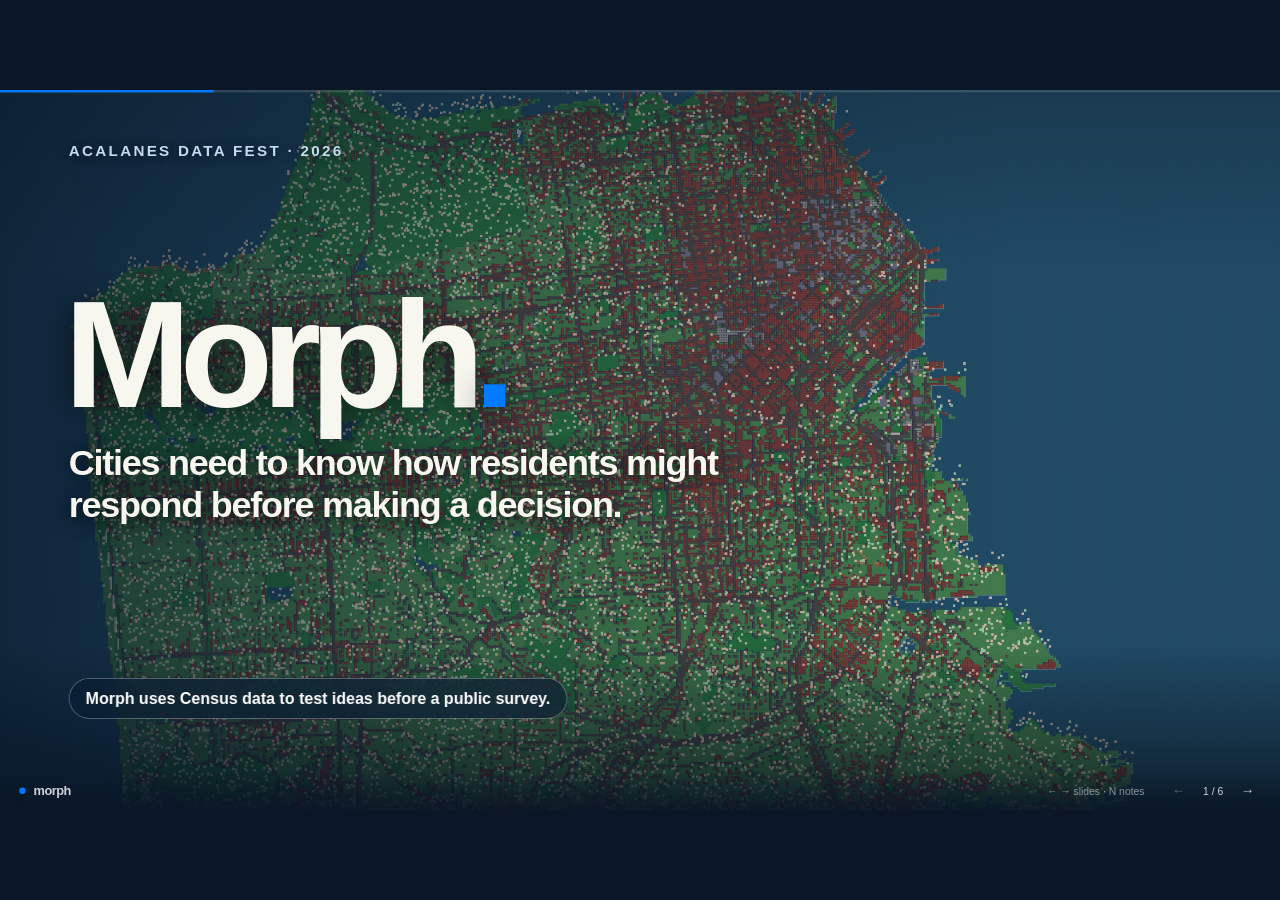
<file: frontend/slides/index.html>
<!doctype html>
<html lang="en">
  <head>
    <meta charset="utf-8">
    <meta name="viewport" content="width=device-width, initial-scale=1">
    <meta name="theme-color" content="#0b1626">
    <meta name="description" content="Morph: test a city decision with 10,000 synthetic residents grounded in Census microdata.">
    <title>Morph — Acalanes Data Fest</title>
    <link rel="stylesheet" href="./slides.css">
  </head>
  <body>
    <main class="viewport" aria-label="Morph presentation">
      <div class="stage" id="stage">
        <div id="world" class="world" aria-hidden="true">
          <div class="map"></div>
          <canvas id="residents" class="residents"></canvas>
        </div>
        <div class="scrim" aria-hidden="true"></div>
        <div id="slide" class="slide" aria-live="polite"></div>
        <div class="progress" aria-hidden="true"><i id="progress-fill"></i></div>
        <nav class="chrome" aria-label="Slide navigation">
          <span class="brand"><i></i>morph</span>
          <span class="spacer"></span>
          <span class="hint">← → slides · N notes</span>
          <button id="prev" type="button" aria-label="Previous slide">←</button>
          <span id="count" class="count">1 / 6</span>
          <button id="next" type="button" aria-label="Next slide">→</button>
        </nav>
      </div>
      <aside id="notes" class="speaker-notes" hidden aria-label="Presenter notes"></aside>
    </main>
    <script src="./slides.js" defer></script>
  </body>
</html>
</file>
<file: frontend/slides/slides.css>
:root{--navy:#0b1626;--water:#215c81;--paper:#eeeee6;--ink:#000;--ink2:#3c3c43;--ink3:#8e8e93;--accent:#007aff;--yes:#34c759;--no:#ff3b30;--glass:#fafcffd9;font-family:-apple-system,BlinkMacSystemFont,"SF Pro Display",Inter,"Segoe UI",sans-serif}
*{box-sizing:border-box}
html,body{margin:0;width:100%;height:100%;overflow:hidden;background:var(--navy)}
button,a{font:inherit}
.viewport{position:fixed;inset:0;overflow:hidden}
.stage{width:1600px;height:900px;position:absolute;left:50%;top:50%;transform-origin:center;overflow:clip;background:var(--water);color:var(--ink)}
.world,.map,.residents,.scrim,.slide{position:absolute;inset:0}
.world{transform-origin:50% 50%;transition:transform 1150ms cubic-bezier(.22,1,.36,1);will-change:transform}
.map{background-image:url("../assets/sf_tiles.png");background-position:center 49%;background-size:1600px auto;image-rendering:pixelated;filter:saturate(.86) brightness(.82)}
.residents{width:1600px;height:900px;image-rendering:pixelated;opacity:.8}
.scrim{pointer-events:none;background:linear-gradient(90deg,#071426a8 0%,#07142638 37%,transparent 78%),linear-gradient(0deg,#06101bb8 0%,transparent 23%,transparent 75%,#06101b44 100%)}
.slide{z-index:3}
.slide-exit{z-index:4;pointer-events:none;animation:slide-out 360ms ease-in forwards}
.slide:not(.slide-exit) .hero h1{animation:hero-in 850ms cubic-bezier(.22,1,.36,1) both}
.slide:not(.slide-exit) .hero>p,.slide:not(.slide-exit) .hero>.demo-link{animation:rise-in 700ms cubic-bezier(.22,1,.36,1) 160ms both}
.slide:not(.slide-exit) .hero>.fine{animation-delay:320ms}
.slide:not(.slide-exit) .card{animation:rise-in 650ms cubic-bezier(.22,1,.36,1) both}
.slide:not(.slide-exit) .bubble,.slide:not(.slide-exit) .board,.slide:not(.slide-exit) .three{animation:rise-in 720ms cubic-bezier(.22,1,.36,1) 180ms both}
.slide:not(.slide-exit) .tile{animation:tile-in 650ms cubic-bezier(.22,1,.36,1) both}
.slide:not(.slide-exit) .tile:nth-child(2){animation-delay:120ms}.slide:not(.slide-exit) .tile:nth-child(3){animation-delay:240ms}
.slide:not(.slide-exit) .step{animation:rise-in 520ms cubic-bezier(.22,1,.36,1) both}
.slide:not(.slide-exit) .step:nth-child(2){animation-delay:110ms}.slide:not(.slide-exit) .step:nth-child(3){animation-delay:220ms}.slide:not(.slide-exit) .step:nth-child(4){animation-delay:330ms}
.slide:not(.slide-exit) .stat{animation:hero-in 750ms cubic-bezier(.22,1,.36,1) 180ms both}
.slide:not(.slide-exit) .bar .yes{transform-origin:left;animation:bar-in 950ms cubic-bezier(.22,1,.36,1) 360ms both}
@keyframes hero-in{from{opacity:0;transform:scale(.84) translateY(24px)}to{opacity:1;transform:scale(1) translateY(0)}}
@keyframes rise-in{from{opacity:0;transform:translateY(32px) scale(.96)}to{opacity:1;transform:translateY(0) scale(1)}}
@keyframes tile-in{from{opacity:0;transform:translateY(44px) scale(.92)}to{opacity:1;transform:translateY(0) scale(1)}}
@keyframes slide-out{to{opacity:0;transform:translateY(-14px) scale(1.015)}}
@keyframes bar-in{from{transform:scaleX(0)}to{transform:scaleX(1)}}
.hero{position:absolute;top:288px;left:96px;width:1220px;color:var(--paper)}
.hero h1{font-size:168px;line-height:.9;letter-spacing:-.055em;margin:0;font-weight:700;text-shadow:0 6px 30px #0008}
.hero p{color:#fff;letter-spacing:-.02em;font-size:30px;line-height:1.28;font-weight:500;max-width:900px;margin:32px 0 0;text-shadow:0 2px 16px #000a}
.hero .fine{font-size:17px;color:#d1d5db;max-width:920px;margin-top:40px;font-weight:400}
.card,.bubble,.board,.tile{background:var(--glass);backdrop-filter:saturate(1.6) blur(14px);-webkit-backdrop-filter:saturate(1.6) blur(14px);border:1px solid #ffffffa6;border-radius:22px;box-shadow:inset 0 1px #fffc,0 18px 50px #050b1652;color:var(--ink)}
.card{position:absolute;top:56px;left:56px;width:520px;padding:30px 32px}
.card.wide{width:600px}.card.side{width:440px;padding:28px 30px}
.eyebrow{font-size:14px;letter-spacing:.09em;text-transform:uppercase;color:var(--accent);font-weight:700;margin:0 0 14px}
.card h2{font-size:46px;line-height:1.05;letter-spacing:-.035em;margin:0;font-weight:700}
.card.side h2{font-size:40px}
.card p{font-size:20px;line-height:1.4;letter-spacing:-.01em;color:var(--ink2);margin:14px 0 0}
.card .fine{font-size:14px;color:var(--ink3);margin-top:18px}
.bubble{position:absolute;right:68px;bottom:136px;width:770px;padding:24px 28px 25px;border-radius:26px 26px 26px 8px}
.bubble small{color:var(--ink3);font-size:13px;letter-spacing:.08em;text-transform:uppercase;font-weight:700}
.bubble p{font-size:29px;line-height:1.28;margin:10px 0 18px;letter-spacing:-.02em}
.pill{display:inline-block;border-radius:14px;background:var(--accent);padding:11px 18px;font-size:16px;font-weight:700;color:#fff}
.board{position:absolute;right:58px;top:56px;width:680px;padding:28px 30px}
.board h3{font-size:25px;letter-spacing:-.025em;margin:0 0 18px}
.board p{font-size:17px;line-height:1.35;color:var(--ink2);margin:0}
.row{display:grid;grid-template-columns:110px 1fr;gap:18px;padding:15px 0;border-top:1px solid #d8d8dc;align-items:start;font-size:18px;line-height:1.3}
.row b{font-size:13px;text-transform:uppercase;letter-spacing:.07em;color:var(--ink3);padding-top:4px}
.row strong{font-weight:650}
.stat{font-size:92px;letter-spacing:-.07em;line-height:1;color:var(--accent);font-weight:700}
.stat.green{color:var(--yes)}
.stat-label{font-size:19px;color:var(--ink2);line-height:1.3;margin-top:8px}
.three{display:flex;gap:16px;position:absolute;right:58px;bottom:122px}
.tile{width:305px;padding:24px 24px 22px;min-height:218px}
.tile .number{font-size:54px;font-weight:700;letter-spacing:-.06em;color:var(--accent)}
.tile h3{font-size:23px;margin:2px 0 8px;letter-spacing:-.03em}
.tile p{font-size:17px;line-height:1.35;color:var(--ink2);margin:0}
.tile small{display:block;margin-top:15px;font-size:13px;color:var(--ink3)}
.stack{display:grid;gap:12px}
.step{display:grid;grid-template-columns:30px 1fr;gap:15px;align-items:start;padding:13px 15px;background:#fff;border-radius:14px;font-size:18px}
.step i{display:grid;place-items:center;width:27px;height:27px;border-radius:50%;background:var(--accent);color:#fff;font-size:15px;font-style:normal;font-weight:700}
.step span{line-height:1.28}.step small{display:block;font-size:14px;color:var(--ink3);margin-top:3px}
.bar{height:34px;border-radius:10px;overflow:hidden;background:var(--no);display:flex;margin:22px 0 14px}
.bar .yes{background:var(--yes);width:68%}
.bar-labels{display:flex;justify-content:space-between;font-size:18px;font-weight:700}
.bar-labels span:first-child{color:#158f38}.bar-labels span:last-child{color:#cf2f27}
.example{border-top:1px solid #d8d8dc;padding-top:14px;margin-top:16px!important;font-size:16px!important;color:var(--ink2)!important}
.callout{position:absolute;bottom:130px;left:640px;color:#fff;max-width:810px;font-size:28px;line-height:1.3;font-weight:600;text-shadow:0 2px 16px #000b}
.link{color:var(--accent);text-decoration:none;font-weight:700}.link:hover{text-decoration:underline}
.demo-link{display:inline-flex;align-items:center;gap:10px;background:var(--accent);color:#fff;border-radius:14px;padding:13px 20px;font-size:18px;font-weight:700;text-decoration:none;margin-top:15px}
.demo-link:hover{background:#0063d1}
.progress{position:absolute;left:0;right:0;top:0;z-index:6;height:3px;background:#ffffff22}.progress i{display:block;height:100%;background:var(--accent);transform-origin:left;transition:width 800ms cubic-bezier(.22,1,.36,1)}
.chrome{z-index:6;position:absolute;left:0;right:0;bottom:0;height:48px;padding:0 24px;display:flex;align-items:center;gap:14px;color:#fffc;font-size:13px;background:linear-gradient(transparent,#0b1626cc)}
.brand{font-size:16px;font-weight:700;letter-spacing:-.04em;display:inline-flex;align-items:center}.brand i{display:inline-block;width:8px;height:8px;background:var(--accent);border-radius:50%;margin-right:10px}
.spacer{flex:1}.hint{opacity:.65;margin-right:12px}.chrome button{color:#fff;background:none;border:0;padding:4px 8px;font-size:17px;opacity:.8;cursor:pointer}.chrome button:hover{opacity:1}.chrome button:disabled{opacity:.3;cursor:default}.count{font-variant-numeric:tabular-nums}
:focus-visible{outline:3px solid #f2c14e;outline-offset:3px}
@media(prefers-reduced-motion:reduce){*,*::before,*::after{animation-duration:.01ms!important;transition-duration:.01ms!important;scroll-behavior:auto!important}}

/* Six-slide Data Fest pitch */
.pitch-cover,.pitch-ask,.pitch-data,.pitch-explore,.pitch-result,.pitch-close{position:absolute;inset:0;color:#f7f7ef}
.pitch-kicker{position:absolute;top:65px;left:86px;color:#c4daf0;font-size:19px;font-weight:750;letter-spacing:.15em;text-transform:uppercase;text-shadow:0 2px 12px #0019}
.pitch-cover h1{position:absolute;left:80px;top:250px;margin:0;font-size:191px;line-height:.84;letter-spacing:-.075em;text-shadow:0 8px 42px #000a}
.pitch-cover h1 span{color:var(--accent)}
.pitch-cover>p{position:absolute;left:86px;top:440px;margin:0;max-width:1100px;font-size:45px;line-height:1.17;font-weight:610;letter-spacing:-.035em;text-shadow:0 3px 25px #000d}
.pitch-chip{position:absolute;left:86px;bottom:114px;padding:13px 20px;border:1px solid #ffffff5c;border-radius:999px;background:#091e32af;color:#fff;font-size:20px;font-weight:600;backdrop-filter:blur(12px)}
.pitch-ask h2{position:absolute;left:86px;top:210px;margin:0;font-size:105px;line-height:.99;letter-spacing:-.065em;text-shadow:0 7px 30px #000a}
.pitch-question{position:absolute;right:70px;bottom:156px;width:820px;min-height:282px;padding:31px 40px 30px;border-radius:32px 32px 32px 8px;background:#f9fbffed;color:#080f1c;box-shadow:0 28px 75px #0007;backdrop-filter:blur(14px)}
.pitch-question small{display:block;color:var(--accent);font-size:18px;letter-spacing:.13em;font-weight:800;margin-bottom:16px}
.pitch-question strong{display:block;max-width:740px;font-size:34px;line-height:1.18;letter-spacing:-.035em}
.pitch-question-arrow{position:absolute;right:34px;bottom:25px;font-size:41px;color:var(--accent)}
.pitch-bottomline{position:absolute;left:86px;bottom:127px;font-size:23px;font-weight:600;color:#e2ebf2;text-shadow:0 2px 15px #000b}
.pitch-data-main{position:absolute;left:82px;top:195px;text-shadow:0 8px 42px #000b}
.pitch-big-number{font-size:205px;font-weight:760;line-height:.87;letter-spacing:-.09em}
.pitch-data-main h2{font-size:66px;line-height:1;margin:18px 0 0;letter-spacing:-.055em}
.pitch-data-main p{font-size:28px;font-weight:520;margin:15px 0 0;color:#ebf0f5}
.pitch-data-strip{position:absolute;left:85px;right:85px;bottom:153px;display:flex;align-items:center;justify-content:space-between;gap:12px;padding:24px 29px;background:#f9fbffea;border:1px solid #fffa;border-radius:25px;color:#000;box-shadow:0 20px 60px #0006;backdrop-filter:blur(14px)}
.pitch-data-strip span{white-space:nowrap;font-size:22px;color:#4b5563}.pitch-data-strip b{color:#07111c;font-size:24px}.pitch-data-strip .pitch-strip-arrow{font-size:30px;font-weight:700;color:var(--accent)}
.pitch-disclosure{position:absolute;left:87px;bottom:99px;color:#d3dce6;font-size:17px;font-weight:550;text-shadow:0 2px 10px #000b}
.pitch-explore h2{position:absolute;top:155px;left:85px;margin:0;font-size:83px;line-height:1.01;letter-spacing:-.06em;text-shadow:0 7px 35px #000b}
.pitch-flow{position:absolute;left:80px;right:80px;top:430px;display:flex;align-items:center;gap:20px}
.pitch-flow-card{display:flex;flex-direction:column;flex:1;min-width:0;height:270px;padding:28px 32px;background:#f9fbffec;color:#0a1420;border-radius:26px;box-shadow:0 20px 60px #0007;backdrop-filter:blur(14px)}
.pitch-flow-card i{font-size:54px;line-height:1;color:var(--accent);font-style:normal;font-weight:700}
.pitch-flow-card b{font-size:40px;letter-spacing:-.05em;margin-top:19px}
.pitch-flow-card span{font-size:20px;color:#4d5660;margin-top:5px;line-height:1.25}
.pitch-flow-arrow{font-size:48px;color:#fff;font-weight:750;text-shadow:0 3px 16px #0009}
.pitch-tech{position:absolute;left:86px;bottom:83px;color:#e8eef4;font-size:18px;text-shadow:0 2px 12px #000b}
.pitch-result-card{position:absolute;top:128px;right:92px;width:720px;min-height:575px;padding:36px 44px;background:#f9fbffed;color:#0a1420;border:1px solid #fffa;border-radius:30px;box-shadow:0 25px 75px #0008;backdrop-filter:blur(14px)}
.pitch-result-head{color:#5d6470;font-size:18px;font-weight:700;letter-spacing:.015em}
.pitch-result-number{display:flex;align-items:baseline;margin-top:42px;color:#2bb653;font-size:180px;font-weight:770;letter-spacing:-.085em;line-height:.83;font-variant-numeric:tabular-nums}
.pitch-result-number span:last-child{font-size:118px;margin-left:5px}
.pitch-result-card h2{font-size:47px;line-height:1;margin:20px 0 30px;letter-spacing:-.05em}
.pitch-result-bar{height:39px;border-radius:15px;background:var(--no);overflow:hidden}
.pitch-result-bar i{display:block;width:54%;height:100%;background:var(--yes);transform-origin:left;animation:bar-in 1s cubic-bezier(.22,1,.36,1) .3s both}
.pitch-result-labels{display:flex;justify-content:space-between;margin-top:13px;font-size:19px}.pitch-result-labels b:first-child{color:#209340}.pitch-result-labels b:last-child{color:#cb352c}
.pitch-result-card p{font-size:22px;color:#4c5560;margin:29px 0 0}
.pitch-result-caveat{position:absolute;left:88px;bottom:104px;max-width:570px;font-size:25px;font-weight:650;line-height:1.2;text-shadow:0 3px 18px #000c}
.pitch-close h2{position:absolute;left:83px;top:175px;margin:0;font-size:100px;line-height:1.01;letter-spacing:-.065em;text-shadow:0 7px 35px #000b}
.pitch-close p{position:absolute;left:88px;top:515px;margin:0;font-size:28px;line-height:1.25;font-weight:600;text-shadow:0 3px 18px #000b}
.pitch-demo{position:absolute;left:87px;top:610px;display:flex;align-items:center;justify-content:space-between;width:310px;padding:17px 22px;background:var(--accent);border-radius:17px;color:#fff;font-size:24px;font-weight:750;text-decoration:none;box-shadow:0 14px 40px #0018}.pitch-demo:hover{background:#0068d8}.pitch-demo span{font-size:32px;line-height:1}
.pitch-team{position:absolute;left:88px;bottom:89px;color:#e8edf2;font-size:18px;text-shadow:0 2px 12px #000b}
.slide:not(.slide-exit) .pitch-kicker{animation:rise-in 560ms cubic-bezier(.22,1,.36,1) both}
.slide:not(.slide-exit) .pitch-cover h1,.slide:not(.slide-exit) .pitch-ask h2,.slide:not(.slide-exit) .pitch-big-number,.slide:not(.slide-exit) .pitch-explore h2,.slide:not(.slide-exit) .pitch-close h2{animation:hero-in 850ms cubic-bezier(.22,1,.36,1) .08s both}
.slide:not(.slide-exit) .pitch-cover>p,.slide:not(.slide-exit) .pitch-data-main h2,.slide:not(.slide-exit) .pitch-data-main p,.slide:not(.slide-exit) .pitch-close p{animation:rise-in 650ms cubic-bezier(.22,1,.36,1) .2s both}
.slide:not(.slide-exit) .pitch-chip,.slide:not(.slide-exit) .pitch-question,.slide:not(.slide-exit) .pitch-data-strip,.slide:not(.slide-exit) .pitch-result-card,.slide:not(.slide-exit) .pitch-demo{animation:rise-in 750ms cubic-bezier(.22,1,.36,1) .25s both}
.slide:not(.slide-exit) .pitch-flow-card{animation:tile-in 700ms cubic-bezier(.22,1,.36,1) both}
.slide:not(.slide-exit) .pitch-flow-card:nth-of-type(3){animation-delay:.12s}.slide:not(.slide-exit) .pitch-flow-card:nth-of-type(5){animation-delay:.24s}
.slide:not(.slide-exit) .pitch-flow-arrow{animation:rise-in 600ms cubic-bezier(.22,1,.36,1) .35s both}
.slide:not(.slide-exit) .pitch-bottomline,.slide:not(.slide-exit) .pitch-disclosure,.slide:not(.slide-exit) .pitch-tech,.slide:not(.slide-exit) .pitch-result-caveat,.slide:not(.slide-exit) .pitch-team{animation:rise-in 650ms cubic-bezier(.22,1,.36,1) .45s both}
.speaker-notes{position:fixed;z-index:20;right:18px;bottom:18px;width:min(550px,calc(100vw - 36px));padding:18px 21px;background:#091627f2;border:1px solid #ffffff38;border-radius:16px;box-shadow:0 18px 70px #0009;color:#fff;font-size:15px;line-height:1.45}
.speaker-notes b{display:block;color:#79b9ff;font-size:13px;letter-spacing:.08em;text-transform:uppercase;margin-bottom:8px}
[hidden]{display:none!important}
</file>
